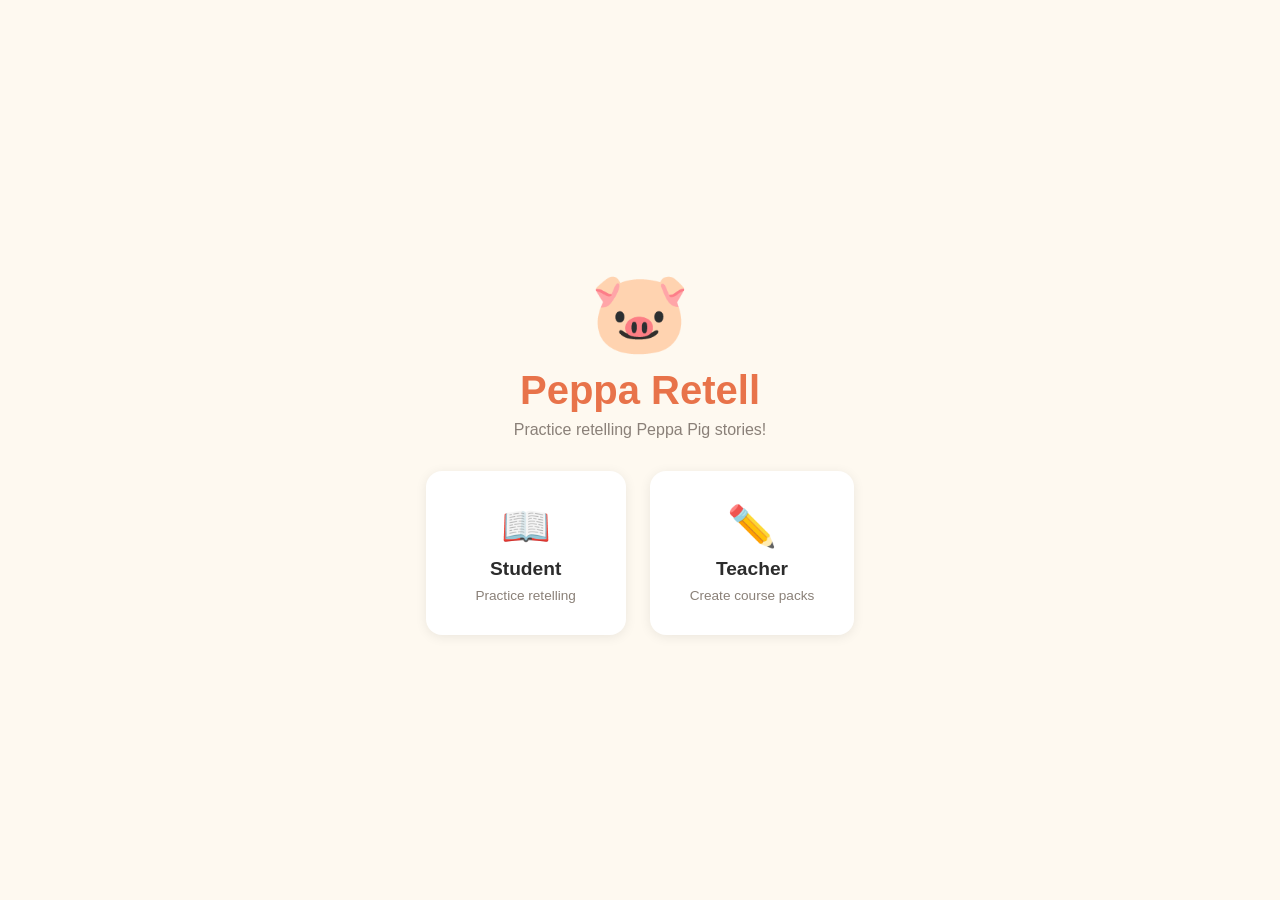
<file: index.html>
<!DOCTYPE html>
<html lang="en">
<head>
  <meta charset="UTF-8">
  <meta name="viewport" content="width=device-width, initial-scale=1.0">
  <title>Peppa Retell 🐷</title>
  <style>
    *, *::before, *::after { box-sizing: border-box; margin: 0; padding: 0; }
    body {
      font-family: -apple-system, BlinkMacSystemFont, 'Segoe UI', sans-serif;
      background: #fef9f0;
      color: #2c2c2c;
      min-height: 100vh;
      display: flex;
      align-items: center;
      justify-content: center;
    }
    .container {
      text-align: center;
      padding: 2rem;
    }
    .mascot { font-size: 5rem; animation: bounce 2s ease-in-out infinite; }
    @keyframes bounce {
      0%, 100% { transform: translateY(0); }
      50% { transform: translateY(-12px); }
    }
    h1 { font-size: 2.5rem; font-weight: 800; color: #e8734a; margin: 0.5rem 0; }
    p { color: #8a8078; margin-bottom: 2rem; }
    .links { display: flex; gap: 1.5rem; justify-content: center; flex-wrap: wrap; }
    a.card {
      display: flex; flex-direction: column; align-items: center; gap: 0.5rem;
      padding: 2rem 2.5rem;
      background: #fff;
      border-radius: 16px;
      box-shadow: 0 2px 12px rgba(0,0,0,.08);
      text-decoration: none;
      color: #2c2c2c;
      transition: transform 0.2s, box-shadow 0.2s;
      min-width: 200px;
    }
    a.card:hover { transform: translateY(-4px); box-shadow: 0 6px 20px rgba(0,0,0,.12); }
    .card-icon { font-size: 2.5rem; }
    .card-title { font-size: 1.2rem; font-weight: 700; }
    .card-desc { font-size: 0.85rem; color: #8a8078; }
  </style>
</head>
<body>
  <div class="container">
    <div class="mascot">🐷</div>
    <h1>Peppa Retell</h1>
    <p>Practice retelling Peppa Pig stories!</p>
    <div class="links">
      <a class="card" href="/student/">
        <div class="card-icon">📖</div>
        <div class="card-title">Student</div>
        <div class="card-desc">Practice retelling</div>
      </a>
      <a class="card" href="/teacher/">
        <div class="card-icon">✏️</div>
        <div class="card-title">Teacher</div>
        <div class="card-desc">Create course packs</div>
      </a>
    </div>
  </div>
</body>
</html>
</file>
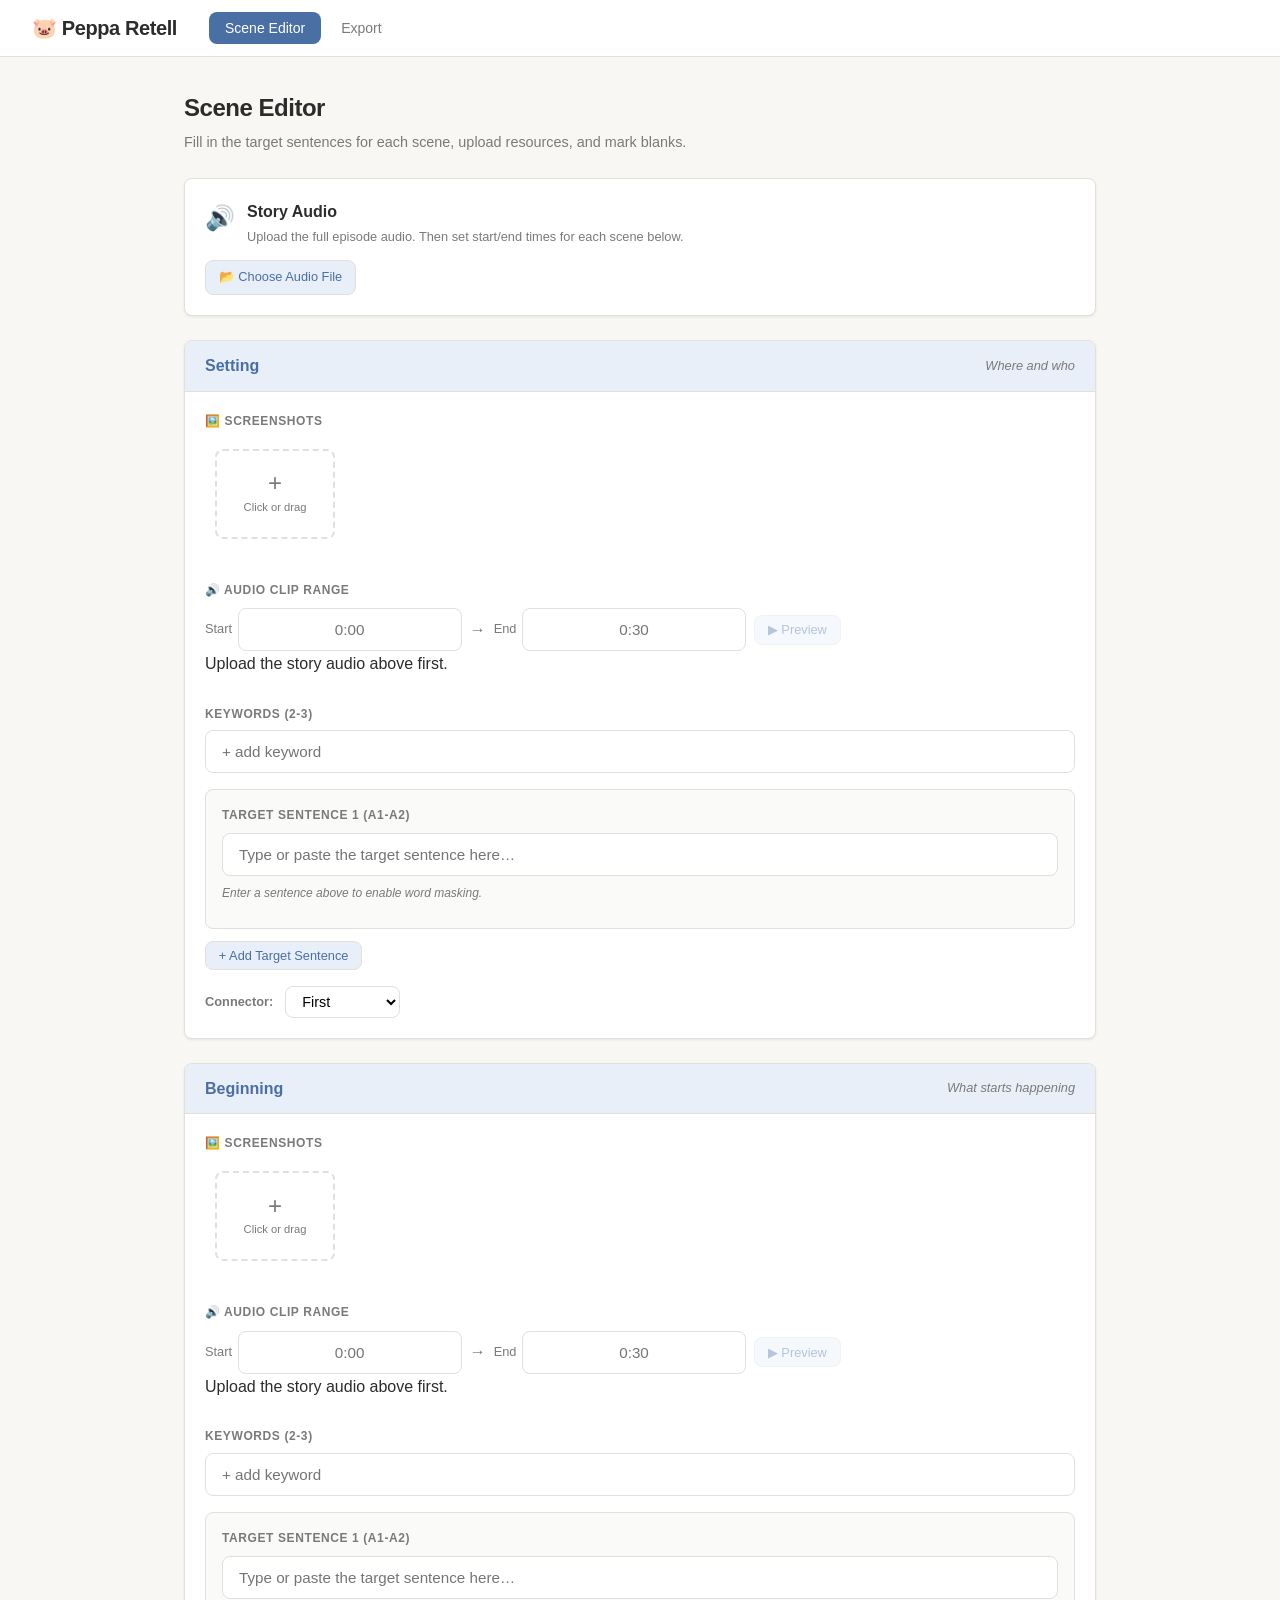
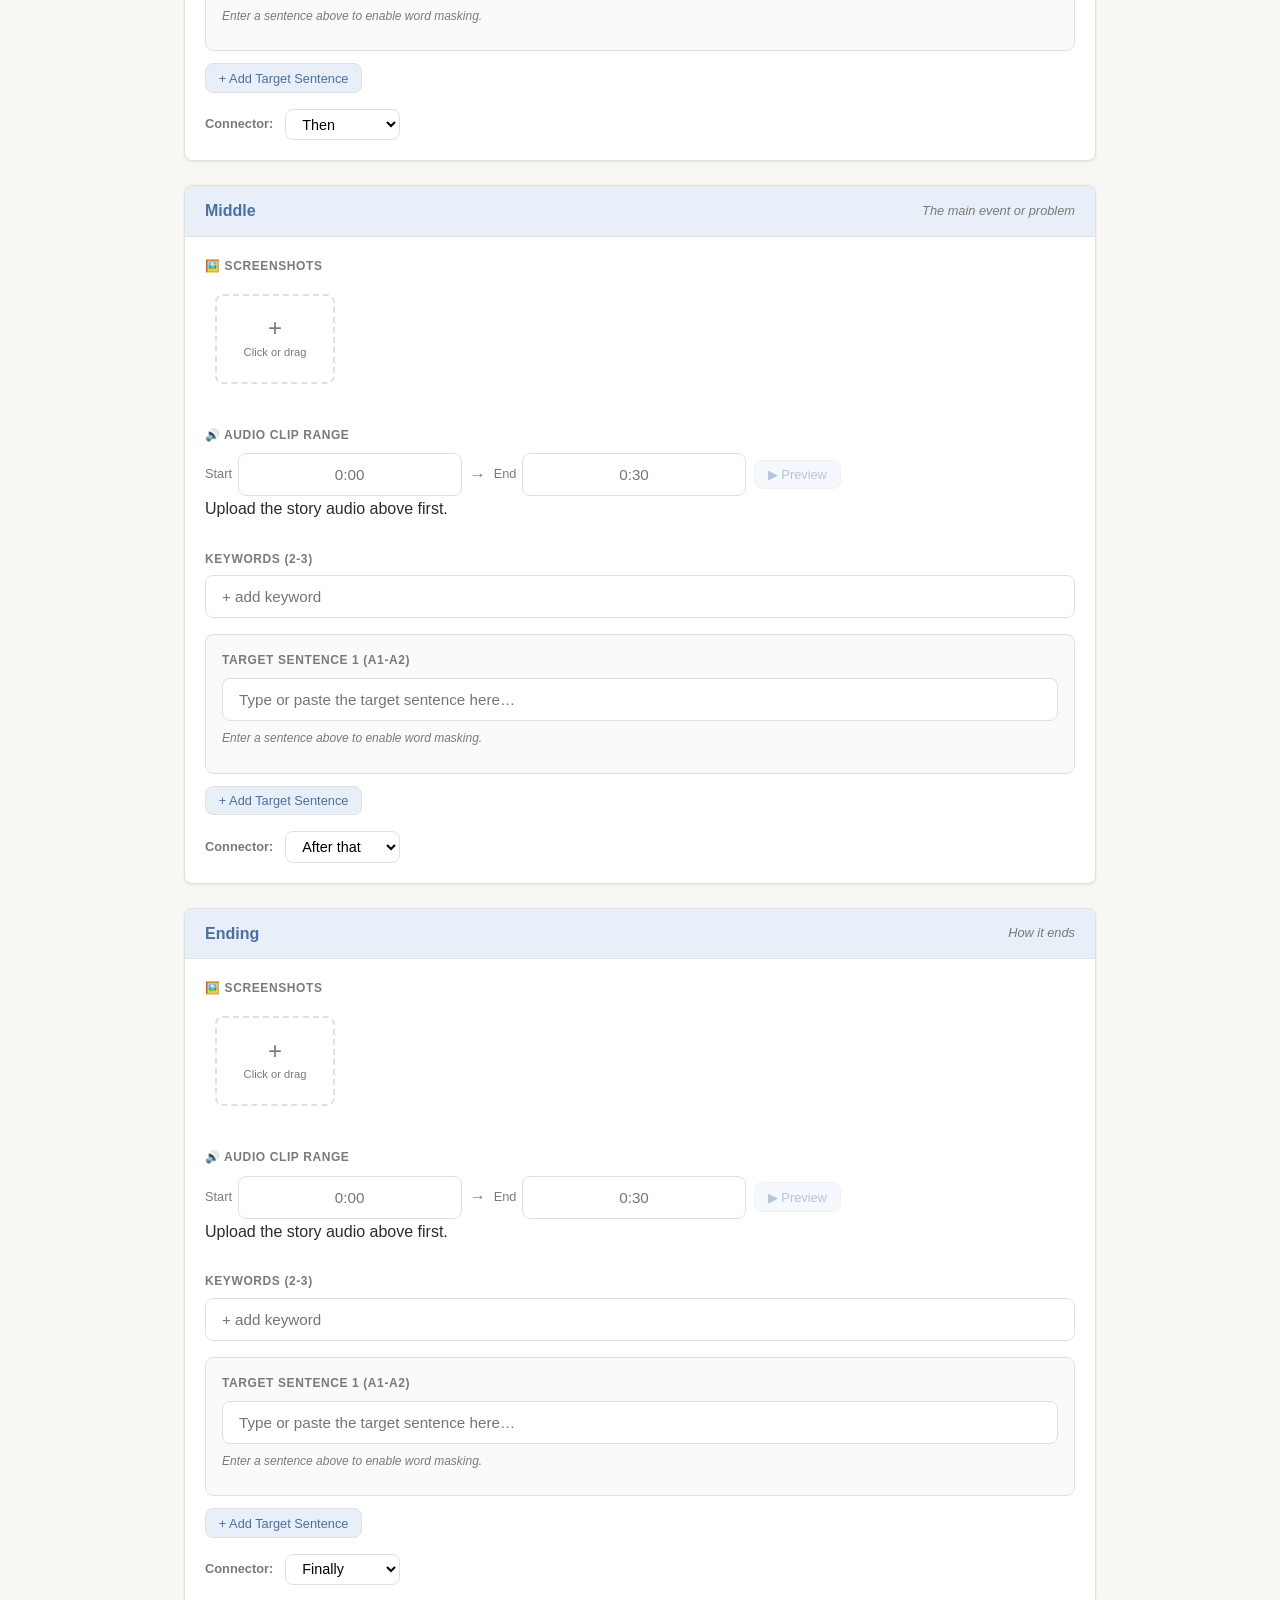
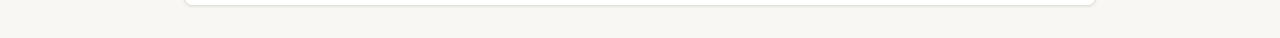
<file: teacher/index.html>
<!DOCTYPE html>
<html lang="en">
<head>
  <meta charset="UTF-8">
  <meta name="viewport" content="width=device-width, initial-scale=1.0">
  <title>Peppa Retell — Teacher Dashboard</title>
  <link rel="stylesheet" href="style.css">
</head>
<body>
  <header class="top-bar">
    <div class="logo">🐷 Peppa Retell</div>
    <nav>
      <button class="tab active" data-tab="editor">Scene Editor</button>
      <button class="tab" data-tab="export">Export</button>
    </nav>
  </header>

  <main>
    <!-- ========== TAB 1: Scene Editor ========== -->
    <section id="tab-editor" class="tab-panel active">
      <div class="panel-header">
        <h2>Scene Editor</h2>
        <p class="subtitle">Fill in the target sentences for each scene, upload resources, and mark blanks.</p>
      </div>

      <!-- Global Audio Upload -->
      <div class="global-audio-section">
        <div class="global-audio-header">
          <span class="global-audio-icon">🔊</span>
          <div>
            <div class="global-audio-title">Story Audio</div>
            <div class="global-audio-hint">Upload the full episode audio. Then set start/end times for each scene below.</div>
          </div>
        </div>
        <div class="global-audio-controls">
          <label class="btn-secondary upload-audio-btn" for="global-audio-input">
            📂 Choose Audio File
            <input type="file" id="global-audio-input" accept="audio/*" hidden>
          </label>
          <span id="audio-status"></span>
        </div>
        <audio id="global-audio-player" controls style="width:100%;margin-top:0.75rem;display:none;"></audio>
      </div>

      <div id="scene-list" class="scene-list"></div>
    </section>

    <!-- ========== TAB 2: Export ========== -->
    <section id="tab-export" class="tab-panel">
      <div class="panel-header">
        <h2>Export</h2>
        <p class="subtitle">Download mind maps and course pack.</p>
      </div>

      <!-- Mind Map Preview -->
      <div class="export-section">
        <h3 class="export-section-title">🧠 Mind Maps</h3>
        <p class="export-section-desc">Two versions: a complete one (answer key) and a masked one (student practice sheet with blanks).</p>
        <div class="mindmap-preview-row">
          <div class="mindmap-preview-col">
            <div class="mindmap-label">Complete Version</div>
            <div class="mindmap-canvas" id="mindmap-complete"></div>
            <button class="btn-primary btn-sm" id="btn-dl-mindmap-complete">⬇ Download PNG</button>
          </div>
          <div class="mindmap-preview-col">
            <div class="mindmap-label">Masked Version (Student)</div>
            <div class="mindmap-canvas" id="mindmap-masked"></div>
            <button class="btn-primary btn-sm" id="btn-dl-mindmap-masked">⬇ Download PNG</button>
          </div>
        </div>
      </div>

      <!-- JSON Export -->
      <div class="export-section">
        <h3 class="export-section-title">📦 Course Pack (JSON)</h3>
        <pre id="json-preview" class="json-preview">{ "scenes": [] }</pre>
        <button id="btn-export" class="btn-primary">📦 Export Course Pack</button>
      </div>
    </section>
  </main>

  <script src="app.js"></script>
</body>
</html>
</file>
<file: teacher/style.css>
/* ===== Reset & Base ===== */
*, *::before, *::after { box-sizing: border-box; margin: 0; padding: 0; }

:root {
  --bg: #f8f7f4;
  --surface: #ffffff;
  --border: #e2e0db;
  --text: #2c2c2c;
  --text-muted: #7a7a7a;
  --accent: #4a6fa5;
  --accent-light: #e8eff8;
  --danger: #c0392b;
  --success: #27ae60;
  --radius: 8px;
  --shadow: 0 1px 3px rgba(0,0,0,.08);
  --font: 'Inter', -apple-system, BlinkMacSystemFont, 'Segoe UI', sans-serif;
  --mono: 'SF Mono', 'Fira Code', 'Consolas', monospace;
}

body {
  font-family: var(--font);
  background: var(--bg);
  color: var(--text);
  line-height: 1.6;
  min-height: 100vh;
}

/* ===== Top Bar ===== */
.top-bar {
  display: flex;
  align-items: center;
  gap: 2rem;
  padding: 0.75rem 2rem;
  background: var(--surface);
  border-bottom: 1px solid var(--border);
  position: sticky;
  top: 0;
  z-index: 100;
}

.logo {
  font-size: 1.25rem;
  font-weight: 700;
  letter-spacing: -0.02em;
}

nav { display: flex; gap: 0.25rem; }

.tab {
  padding: 0.5rem 1rem;
  border: none;
  background: transparent;
  font-family: var(--font);
  font-size: 0.875rem;
  font-weight: 500;
  color: var(--text-muted);
  cursor: pointer;
  border-radius: var(--radius);
  transition: all 0.15s;
}
.tab:hover { background: var(--accent-light); color: var(--accent); }
.tab.active { background: var(--accent); color: #fff; }

/* ===== Main Layout ===== */
main {
  max-width: 960px;
  margin: 2rem auto;
  padding: 0 1.5rem;
}

.tab-panel { display: none; }
.tab-panel.active { display: block; }

.panel-header { margin-bottom: 1.5rem; }
.panel-header h2 { font-size: 1.5rem; font-weight: 700; letter-spacing: -0.02em; }
.panel-header .subtitle { color: var(--text-muted); font-size: 0.9rem; margin-top: 0.25rem; }

/* ===== Forms ===== */
.parser-grid { display: flex; flex-direction: column; gap: 1rem; }

.input-group label {
  display: block;
  font-size: 0.8rem;
  font-weight: 600;
  text-transform: uppercase;
  letter-spacing: 0.05em;
  color: var(--text-muted);
  margin-bottom: 0.4rem;
}

textarea, input[type="text"] {
  width: 100%;
  padding: 0.75rem 1rem;
  border: 1px solid var(--border);
  border-radius: var(--radius);
  font-family: var(--font);
  font-size: 0.95rem;
  background: var(--surface);
  resize: vertical;
  transition: border-color 0.15s;
}
textarea:focus, input[type="text"]:focus {
  outline: none;
  border-color: var(--accent);
  box-shadow: 0 0 0 3px var(--accent-light);
}

.btn-primary {
  display: inline-flex;
  align-items: center;
  gap: 0.4rem;
  padding: 0.7rem 1.5rem;
  background: var(--accent);
  color: #fff;
  border: none;
  border-radius: var(--radius);
  font-family: var(--font);
  font-size: 0.95rem;
  font-weight: 600;
  cursor: pointer;
  transition: background 0.15s;
  align-self: flex-start;
}
.btn-primary:hover { background: #3b5d8e; }
.btn-primary:disabled { opacity: 0.5; cursor: not-allowed; }

.btn-secondary {
  padding: 0.4rem 0.8rem;
  background: var(--accent-light);
  color: var(--accent);
  border: 1px solid var(--border);
  border-radius: var(--radius);
  font-family: var(--font);
  font-size: 0.8rem;
  font-weight: 500;
  cursor: pointer;
  transition: all 0.15s;
}
.btn-secondary:hover { background: var(--accent); color: #fff; }

.status-msg {
  padding: 0.6rem 1rem;
  border-radius: var(--radius);
  font-size: 0.85rem;
}
.status-msg.hidden { display: none; }
.status-msg.info { background: var(--accent-light); color: var(--accent); }
.status-msg.error { background: #fdecea; color: var(--danger); }
.status-msg.success { background: #e8f8ef; color: var(--success); }

.empty-state {
  text-align: center;
  padding: 3rem;
  color: var(--text-muted);
  font-style: italic;
}

/* ===== Global Audio Section ===== */
.global-audio-section {
  background: var(--surface);
  border: 1px solid var(--border);
  border-radius: var(--radius);
  box-shadow: var(--shadow);
  padding: 1.25rem;
  margin-bottom: 1.5rem;
}
.global-audio-header {
  display: flex;
  align-items: flex-start;
  gap: 0.75rem;
  margin-bottom: 0.75rem;
}
.global-audio-icon { font-size: 1.5rem; }
.global-audio-title { font-weight: 700; font-size: 1rem; }
.global-audio-hint { font-size: 0.8rem; color: var(--text-muted); margin-top: 0.15rem; }
.global-audio-controls {
  display: flex;
  align-items: center;
  gap: 1rem;
}
.upload-audio-btn { cursor: pointer; }
.audio-loaded { color: var(--success); font-size: 0.85rem; font-weight: 500; }

/* Audio time range in scene cards */
.audio-range-row {
  padding: 0.75rem 0;
}
.range-label {
  font-size: 0.75rem;
  font-weight: 600;
  text-transform: uppercase;
  letter-spacing: 0.05em;
  color: var(--text-muted);
  margin-bottom: 0.5rem;
}
.range-inputs {
  display: flex;
  align-items: center;
  gap: 0.5rem;
  flex-wrap: wrap;
}
.range-inputs label {
  font-size: 0.8rem;
  font-weight: 500;
  color: var(--text-muted);
  display: flex;
  align-items: center;
  gap: 0.35rem;
}
.time-input {
  width: 70px;
  padding: 0.35rem 0.5rem;
  border: 1px solid var(--border);
  border-radius: var(--radius);
  font-family: var(--mono);
  font-size: 0.9rem;
  text-align: center;
}
.time-input:focus {
  outline: none;
  border-color: var(--accent);
  box-shadow: 0 0 0 3px var(--accent-light);
}
.range-sep {
  color: var(--text-muted);
  font-size: 1rem;
}
.btn-preview-audio:disabled { opacity: 0.4; cursor: not-allowed; }

.upload-row-single { grid-template-columns: 1fr; max-width: 300px; }

/* ===== Screenshots Grid ===== */
.screenshots-section { margin-bottom: 0.25rem; }
.screenshots-grid {
  display: flex;
  flex-wrap: wrap;
  gap: 0.75rem;
  align-items: center;
  padding: 0.5rem;
  border: 2px dashed transparent;
  border-radius: var(--radius);
  transition: border-color 0.15s, background 0.15s;
}
.screenshots-grid.drag-over {
  border-color: var(--accent);
  background: var(--accent-light);
}
.screenshot-thumb {
  position: relative;
  width: 120px;
  height: 90px;
  border-radius: var(--radius);
  overflow: hidden;
  border: 1px solid var(--border);
  box-shadow: var(--shadow);
}
.screenshot-thumb img {
  width: 100%;
  height: 100%;
  object-fit: cover;
  display: block;
}
.screenshot-remove {
  position: absolute;
  top: 4px;
  right: 4px;
  width: 22px;
  height: 22px;
  border-radius: 50%;
  border: none;
  background: rgba(0,0,0,0.55);
  color: #fff;
  font-size: 12px;
  line-height: 22px;
  text-align: center;
  cursor: pointer;
  padding: 0;
  opacity: 0;
  transition: opacity 0.15s;
}
.screenshot-thumb:hover .screenshot-remove { opacity: 1; }

.screenshot-add {
  width: 120px;
  height: 90px;
  border: 2px dashed var(--border);
  border-radius: var(--radius);
  display: flex;
  flex-direction: column;
  align-items: center;
  justify-content: center;
  cursor: pointer;
  transition: border-color 0.15s, background 0.15s;
  gap: 0.2rem;
}
.screenshot-add:hover { border-color: var(--accent); background: var(--accent-light); }
.screenshot-add-icon { font-size: 1.5rem; color: var(--text-muted); line-height: 1; }
.screenshot-add-label { font-size: 0.7rem; color: var(--text-muted); font-weight: 500; }

/* ===== Scene Cards ===== */
.scene-list { display: flex; flex-direction: column; gap: 1.5rem; }

.scene-card {
  background: var(--surface);
  border: 1px solid var(--border);
  border-radius: var(--radius);
  box-shadow: var(--shadow);
  overflow: hidden;
}

.scene-card-header {
  display: flex;
  justify-content: space-between;
  align-items: center;
  padding: 0.75rem 1.25rem;
  background: var(--accent-light);
  border-bottom: 1px solid var(--border);
}
.scene-card-header h3 {
  font-size: 1rem;
  font-weight: 700;
  color: var(--accent);
}
.scene-desc {
  font-size: 0.8rem;
  color: var(--text-muted);
  font-style: italic;
}

.scene-card-body { padding: 1.25rem; display: flex; flex-direction: column; gap: 1rem; }

/* Upload slots */
.upload-row {
  display: grid;
  grid-template-columns: 1fr 1fr;
  gap: 1rem;
}

.upload-slot {
  border: 2px dashed var(--border);
  border-radius: var(--radius);
  padding: 1.25rem;
  text-align: center;
  cursor: pointer;
  transition: border-color 0.15s, background 0.15s;
  position: relative;
}
.upload-slot:hover { border-color: var(--accent); background: var(--accent-light); }
.upload-slot .slot-label {
  font-size: 0.75rem;
  font-weight: 600;
  text-transform: uppercase;
  letter-spacing: 0.05em;
  color: var(--text-muted);
  margin-bottom: 0.3rem;
}
.upload-slot .slot-icon { font-size: 1.5rem; margin-bottom: 0.25rem; }
.upload-slot input[type="file"] {
  position: absolute;
  inset: 0;
  opacity: 0;
  cursor: pointer;
}
.upload-slot.has-file { border-color: var(--success); background: #e8f8ef; }
.upload-slot .file-name {
  font-size: 0.8rem;
  color: var(--success);
  font-weight: 500;
  word-break: break-all;
}

/* Keywords */
.keywords-row {
  display: flex;
  flex-wrap: wrap;
  gap: 0.4rem;
  align-items: center;
}
.keyword-tag {
  display: inline-flex;
  align-items: center;
  gap: 0.3rem;
  padding: 0.25rem 0.6rem;
  background: var(--accent-light);
  color: var(--accent);
  border-radius: 999px;
  font-size: 0.8rem;
  font-weight: 600;
}
.keyword-tag .remove-kw {
  cursor: pointer;
  font-size: 0.7rem;
  opacity: 0.6;
}
.keyword-tag .remove-kw:hover { opacity: 1; }

.add-keyword-input {
  border: 1px solid var(--border);
  border-radius: 999px;
  padding: 0.2rem 0.6rem;
  font-size: 0.8rem;
  width: 120px;
}

/* Target sentence interactive */
.target-sentence-area {
  background: #fafaf8;
  border: 1px solid var(--border);
  border-radius: var(--radius);
  padding: 1rem;
}
.target-sentence-area .area-label {
  font-size: 0.75rem;
  font-weight: 600;
  text-transform: uppercase;
  letter-spacing: 0.05em;
  color: var(--text-muted);
  margin-bottom: 0.5rem;
}
.target-sentence-area .hint {
  font-size: 0.75rem;
  color: var(--text-muted);
  margin-bottom: 0.5rem;
  font-style: italic;
}

.word-tokens {
  display: flex;
  flex-wrap: wrap;
  gap: 0.35rem;
  line-height: 2;
}
.word-token {
  display: inline-block;
  padding: 0.15rem 0.5rem;
  border-radius: 4px;
  font-size: 1rem;
  cursor: pointer;
  transition: all 0.15s;
  user-select: none;
  border: 1px solid transparent;
}
.word-token:hover { background: var(--accent-light); border-color: var(--accent); }
.word-token.masked {
  background: var(--accent);
  color: #fff;
  border-color: var(--accent);
}

/* Remove sentence button */
.remove-sent-btn {
  color: var(--danger);
  cursor: pointer;
  font-style: normal;
  font-weight: 500;
}
.remove-sent-btn:hover { text-decoration: underline; }

/* Connector dropdown */
.connector-row {
  display: flex;
  align-items: center;
  gap: 0.75rem;
}
.connector-row label {
  font-size: 0.8rem;
  font-weight: 600;
  color: var(--text-muted);
}
.connector-row select {
  padding: 0.35rem 0.75rem;
  border: 1px solid var(--border);
  border-radius: var(--radius);
  font-family: var(--font);
  font-size: 0.9rem;
  background: var(--surface);
}

/* Editable text input for target sentence */
.target-edit-input {
  width: 100%;
  padding: 0.5rem 0.75rem;
  border: 1px solid var(--border);
  border-radius: var(--radius);
  font-family: var(--font);
  font-size: 0.95rem;
  margin-bottom: 0.5rem;
}

/* ===== Export Sections ===== */
.export-section {
  background: var(--surface);
  border: 1px solid var(--border);
  border-radius: var(--radius);
  box-shadow: var(--shadow);
  padding: 1.5rem;
  margin-bottom: 1.5rem;
}
.export-section-title { font-size: 1.1rem; font-weight: 700; margin-bottom: 0.25rem; }
.export-section-desc { font-size: 0.85rem; color: var(--text-muted); margin-bottom: 1rem; }

.mindmap-preview-row {
  display: grid;
  grid-template-columns: 1fr 1fr;
  gap: 1.5rem;
  margin-bottom: 1rem;
}
@media (max-width: 768px) {
  .mindmap-preview-row { grid-template-columns: 1fr; }
}
.mindmap-preview-col { display: flex; flex-direction: column; gap: 0.75rem; align-items: center; }
.mindmap-label { font-size: 0.8rem; font-weight: 600; text-transform: uppercase; letter-spacing: 0.05em; color: var(--text-muted); }
.mindmap-canvas {
  width: 100%;
  min-height: 300px;
  border: 1px solid var(--border);
  border-radius: var(--radius);
  background: #fff;
  overflow: auto;
  display: flex;
  align-items: center;
  justify-content: center;
}
.mindmap-canvas svg { max-width: 100%; height: auto; }
.btn-sm { font-size: 0.85rem; padding: 0.5rem 1rem; }

/* ===== JSON Preview ===== */
.json-preview {
  background: #1e1e2e;
  color: #cdd6f4;
  padding: 1.5rem;
  border-radius: var(--radius);
  font-family: var(--mono);
  font-size: 0.8rem;
  overflow-x: auto;
  max-height: 500px;
  overflow-y: auto;
  white-space: pre-wrap;
  word-break: break-word;
  margin-bottom: 1rem;
}

/* ===== Responsive ===== */
@media (max-width: 640px) {
  .upload-row { grid-template-columns: 1fr; }
  .top-bar { flex-direction: column; gap: 0.5rem; padding: 0.75rem 1rem; }
  main { padding: 0 1rem; }
}
</file>
